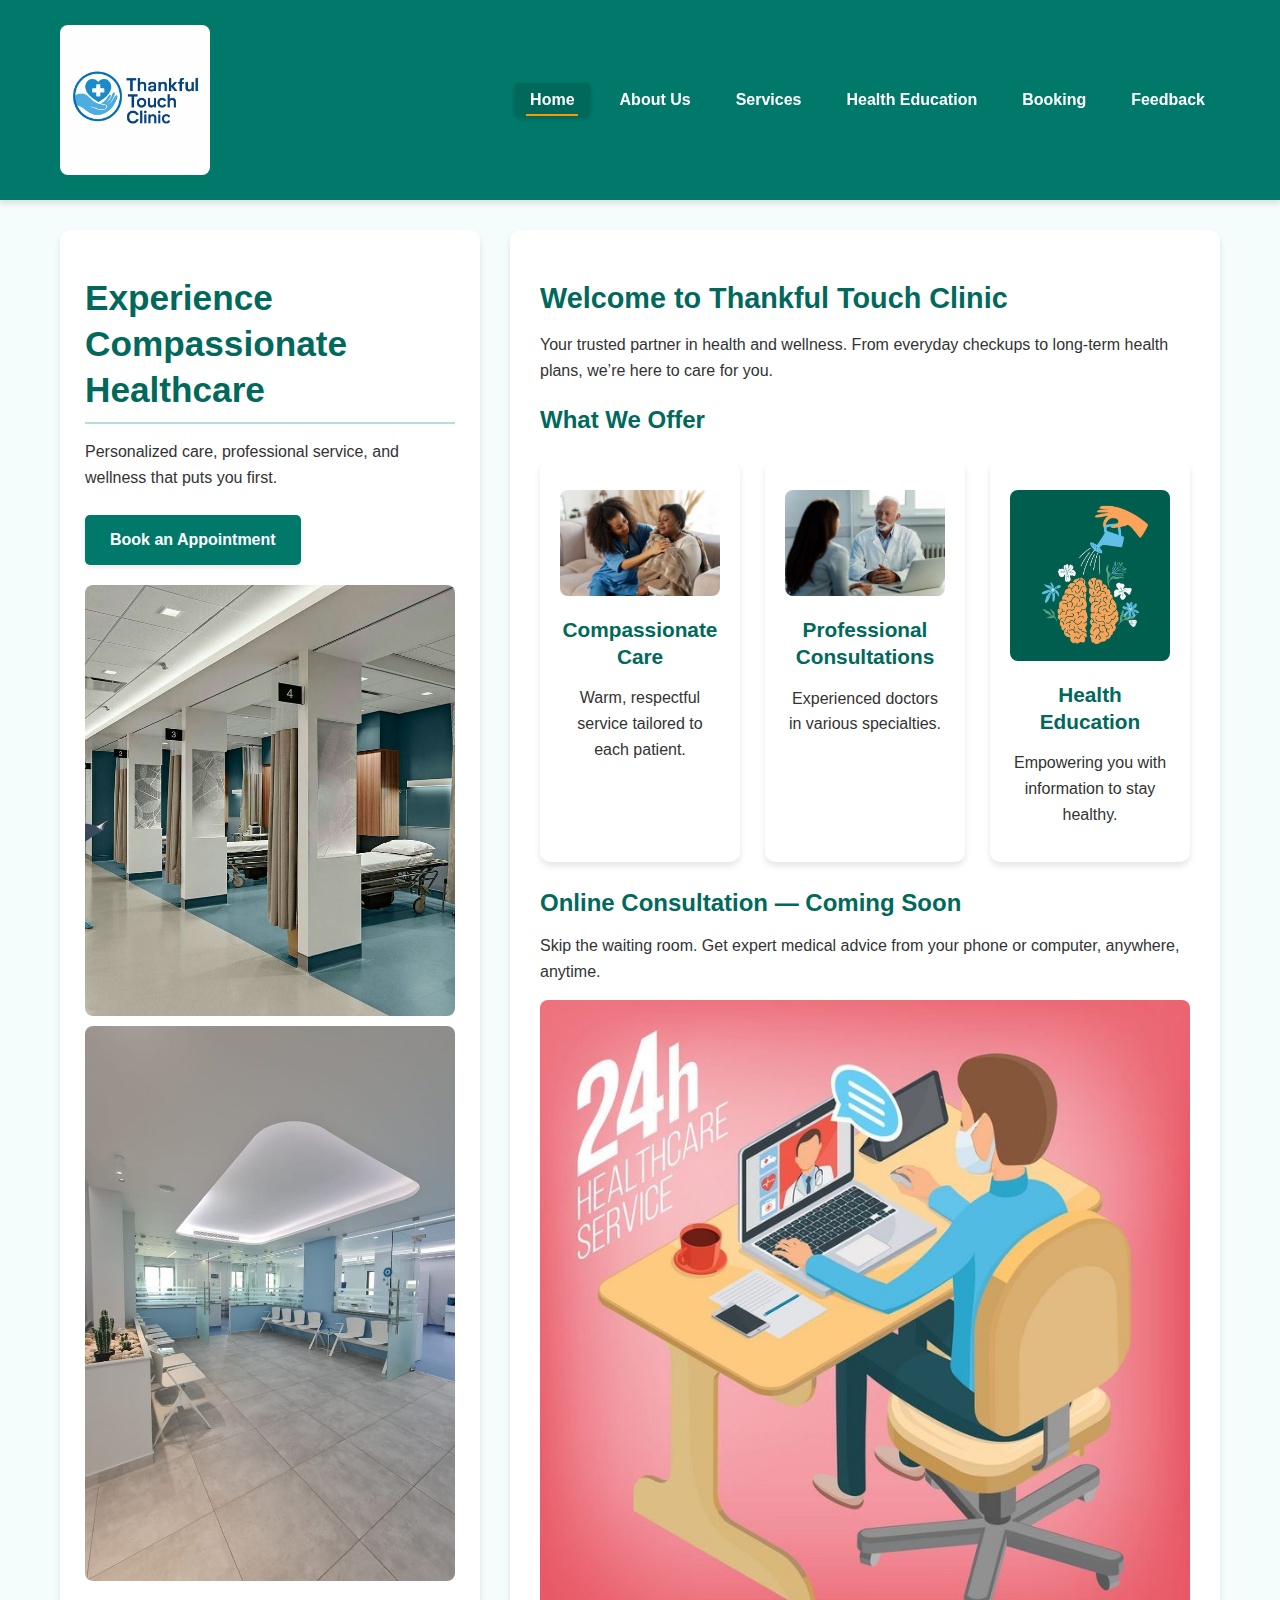
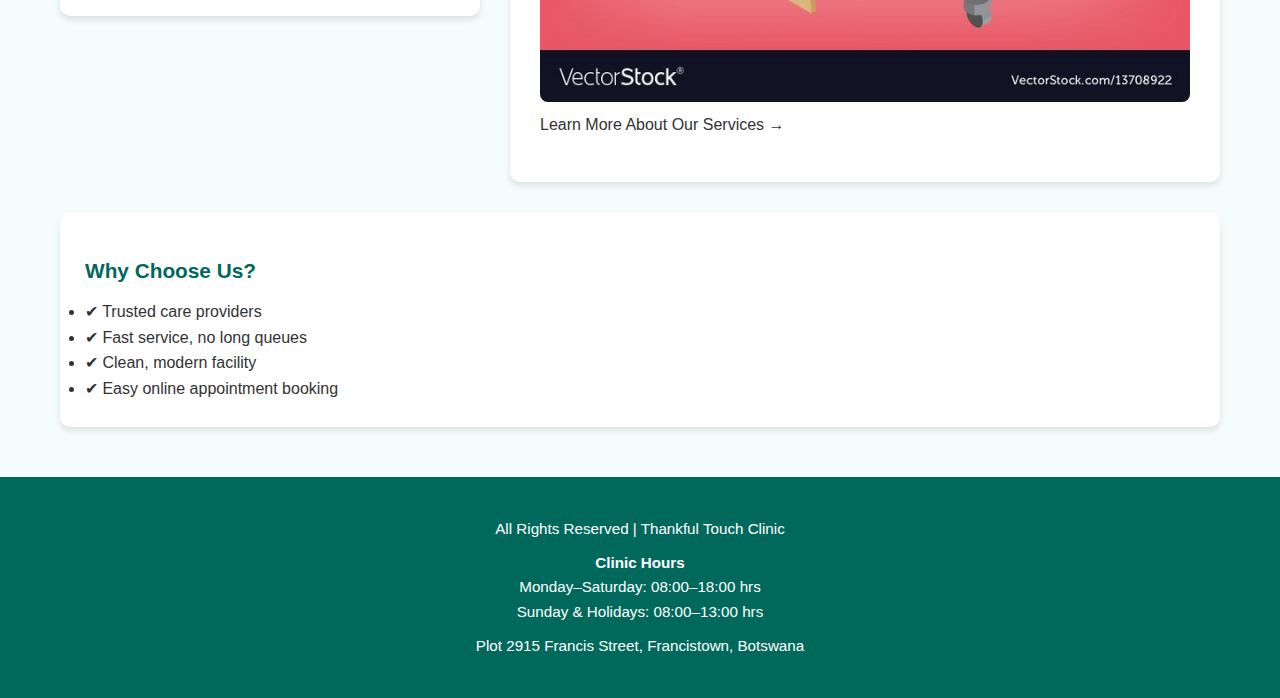
<file: index.html>
<!DOCTYPE html>
<html lang="en">
<head>
  <meta charset="UTF-8" />
  <meta name="viewport" content="width=device-width, initial-scale=1.0"/>
  <title>Thankful Touch Clinic</title>
  <link rel="stylesheet" href="styles/styles.css" />  
</head>
<body>
  <header>
    <div class="container">
      <img src="images/logo.jpg" alt="Logo" />
      <nav>
        <ul>
          <li><a href="index.html">Home</a></li>
          <li><a href="about.html">About Us</a></li>
          <li><a href="services.html">Services</a></li>
          <li><a href="education.html">Health Education</a></li>
          <li><a href="booking.html">Booking</a></li>
          <li><a href="feedback.html">Feedback</a></li>
        </ul>
      </nav>
    </div>
  </header>

  <main>
    <section class="container">
      <aside class="sidebar left-sidebar">
        <h1>Experience Compassionate Healthcare</h1>
        <p>Personalized care, professional service, and wellness that puts you first.</p>
        <a href="booking.html" class="btn">Book an Appointment</a>
        <img src="images/clinic environment.jpg" alt="Clinic environment" />
        <img src="images/clinic environment2.jpg" alt="Clinic environment 2" />
      </aside>

      <article class="main-content">
        <h2>Welcome to Thankful Touch Clinic</h2>
        <p>Your trusted partner in health and wellness. From everyday checkups to long-term health plans, we’re here to care for you.</p>

        <h3>What We Offer</h3>
        <ul class="highlight-cards">
          <li>
            <img src="images/compassionate care.jpg" alt="Compassionate Care" />
            <h4>Compassionate Care</h4>
            <p>Warm, respectful service tailored to each patient.</p>
          </li>
          <li>
            <img src="images/professional consultation.jpg" alt="Professional Consultations" />
            <h4>Professional Consultations</h4>
            <p>Experienced doctors in various specialties.</p>
          </li>
          <li>
            <img src="images/health education.jpg" alt="Health Education" />
            <h4>Health Education</h4>
            <p>Empowering you with information to stay healthy.</p>
          </li>
        </ul>

        <h3>Online Consultation — Coming Soon</h3>
        <p>Skip the waiting room. Get expert medical advice from your phone or computer, anywhere, anytime.</p>
        <img src="images/online consultation.jpg" alt="Online consultation preview" />
        <p><a href="services.html">Learn More About Our Services →</a></p>
      </article>

      <aside class="sidebar right-sidebar">
        <h4>Why Choose Us?</h4>
        <ul>
          <li>✔ Trusted care providers</li>
          <li>✔ Fast service, no long queues</li>
          <li>✔ Clean, modern facility</li>
          <li>✔ Easy online appointment booking</li>
        </ul>
      </aside>
    </section>
  </main>

  <footer>
    <p>All Rights Reserved | Thankful Touch Clinic</p>
    <p><strong>Clinic Hours</strong><br>
      Monday–Saturday: 08:00–18:00 hrs<br>
      Sunday & Holidays: 08:00–13:00 hrs</p>
    <p>Plot 2915 Francis Street, Francistown, Botswana</p>
  </footer>

  <script>
    // Highlight active navigation link
    document.addEventListener('DOMContentLoaded', function() {
      const currentPage = location.pathname.split('/').pop();
      const navLinks = document.querySelectorAll('nav ul li a');
      
      navLinks.forEach(link => {
        if (link.getAttribute('href') === currentPage) {
          link.classList.add('active');
        }
      });
    });
  </script> 

</body>
</html>
</file>
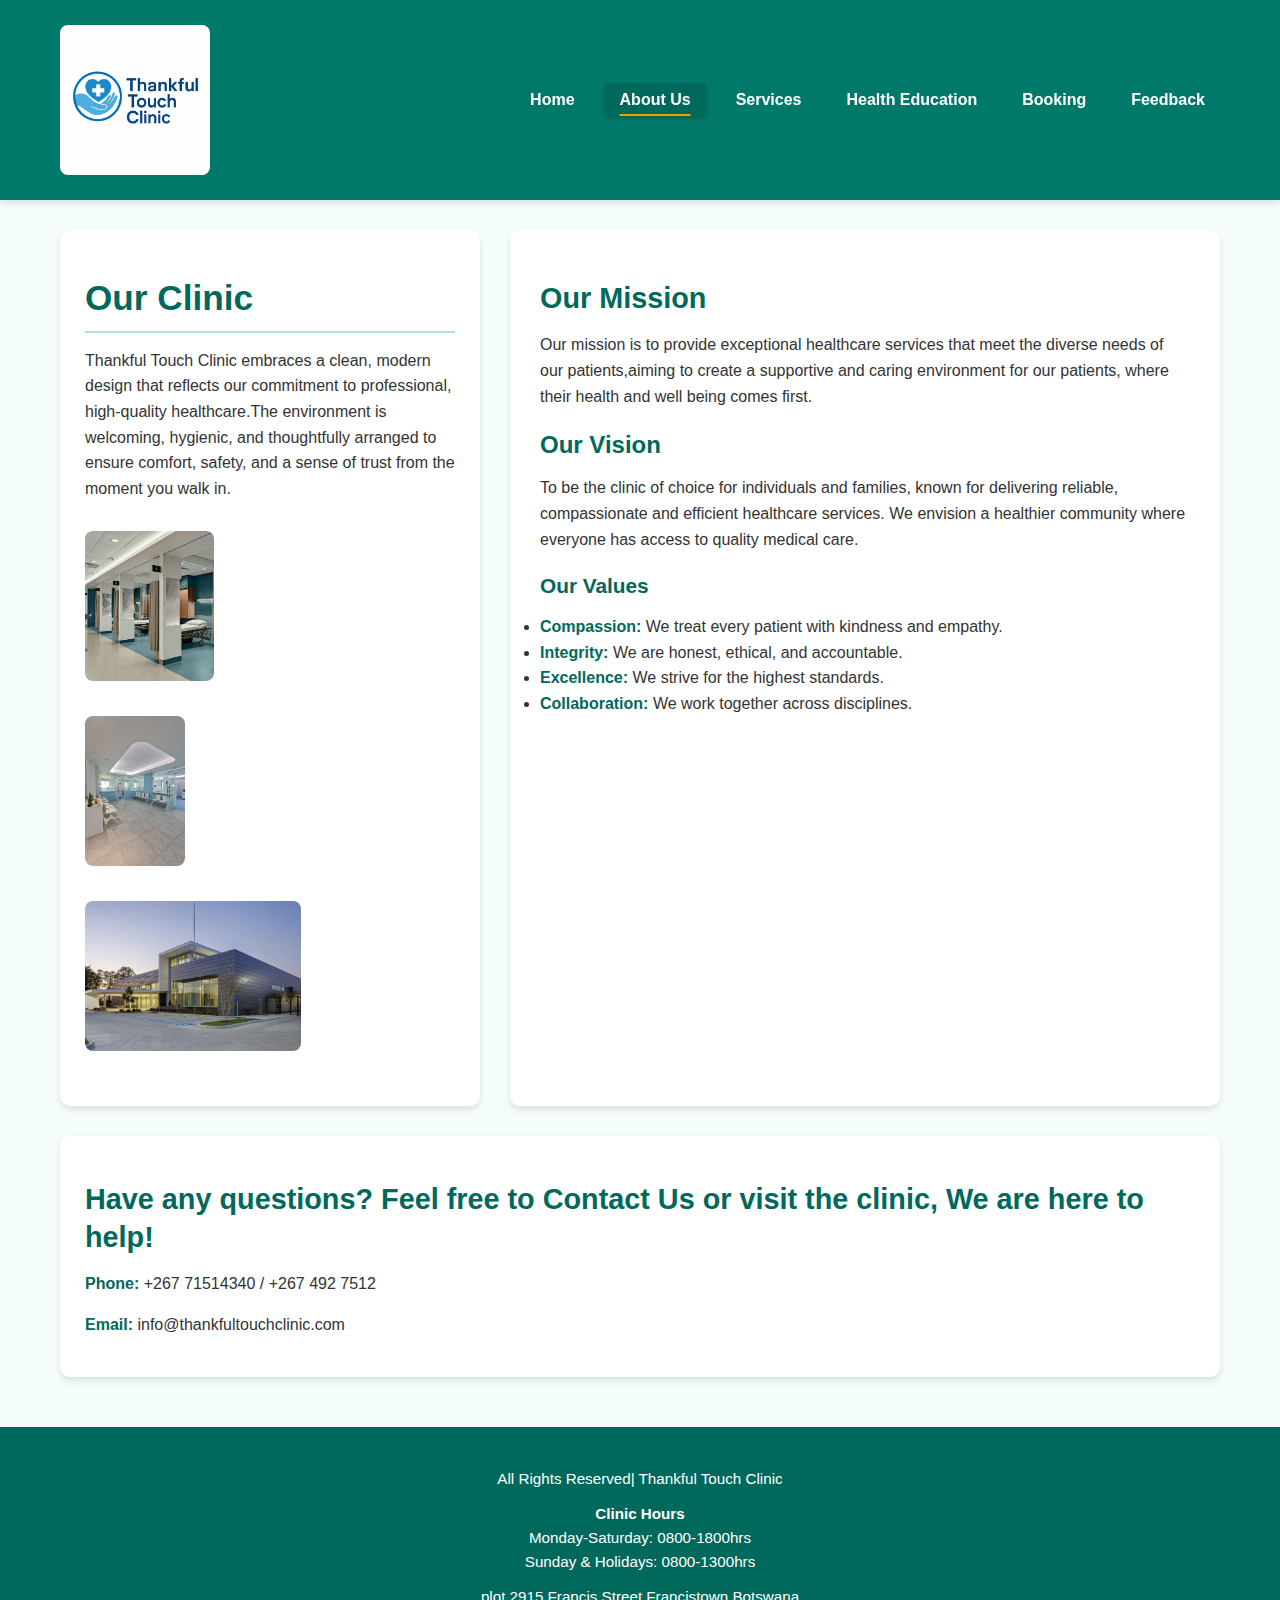
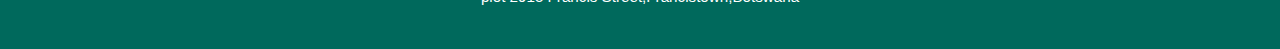
<file: about.html>
<!DOCTYPE html>
<html lang="en">
    <head>
        <meta charset="UTF-8">
        <title>Thankful Touch Clinic</title>
        <link rel="stylesheet" href="styles/styles.css">
    </head>
    <body>
        <header>
            <div class="container">
                <img src="images/logo.jpg" alt="Logo">
                <nav>
                    <ul>
                        <li><a href="index.html">Home</a></li>
                        <li><a href="about.html">About Us</a></li>
                        <li><a href="services.html">Services</a></li>
                        <li><a href="education.html">Health Education</a></li>
                        <li><a href="booking.html">Booking</a></li>
                        <li><a href="feedback.html">Feedback</a></li>
                    </ul> 
                </nav>
            </div>
        </header>
        <main>
        <section class="container">
            <aside class="sidebar left-sidebar">
            <h1>Our Clinic</h1>
            <p>Thankful Touch Clinic embraces a clean, modern design that reflects our commitment to professional, high-quality healthcare.The environment is welcoming, hygienic, and thoughtfully arranged to ensure comfort, safety, and a sense of trust from the moment you walk in.</p>
            <div class="photo-gallery">
                <img src="images/clinic environment.jpg" alt="Clinic Interior">
                <img src="images/clinic environment2.jpg" alt="Clinic Interior">
                <img src="images/exterior.jpg" alt="Clinic Exterior">
            </div>
            </aside>
            <article class="main-content">
            <h2>Our Mission</h2>
            <p>Our mission is to provide exceptional healthcare services that meet the diverse needs of our patients,aiming to create a supportive and caring environment for our patients, where their health and well being comes first.</p>

            <h3>Our Vision</h3>
            <p>To be the clinic of choice for individuals and families, known for delivering reliable, compassionate and efficient healthcare services. We envision a healthier community where everyone has access to quality medical care.</p>

            <h4>Our Values</h4>
            <ul>
                <li><strong>Compassion:</strong> We treat every patient with kindness and empathy.</li>
                <li><strong>Integrity:</strong> We are honest, ethical, and accountable.</li>
                <li><strong>Excellence:</strong> We strive for the highest standards.</li>
                <li><strong>Collaboration:</strong> We work together across disciplines.</li>
            </ul>
            </article>
            <aside class="sidebar right-sidebar">
            <h2>Have any questions? Feel free to Contact Us or visit the clinic, We are here to help!</h2>
            <p><strong>Phone:</strong> +267 71514340 / +267 492 7512</p>
            <p><strong>Email:</strong> info@thankfultouchclinic.com</p>
            </aside>
        </section>
        </main>
    <footer>
        <p>All Rights Reserved| Thankful Touch Clinic</p>
       
        <p><strong>Clinic Hours</strong><br>
        Monday-Saturday: 0800-1800hrs<br>
        Sunday & Holidays: 0800-1300hrs</p>
        <p>plot 2915 Francis Street,Francistown,Botswana</p>
    </footer>

    <script>
        // Highlight active navigation link
        document.addEventListener('DOMContentLoaded', function() {
          const currentPage = location.pathname.split('/').pop();
          const navLinks = document.querySelectorAll('nav ul li a');
          
          navLinks.forEach(link => {
            if (link.getAttribute('href') === currentPage) {
              link.classList.add('active');
            }
          });
        });
      </script>

    </body> 
</html>
</file>
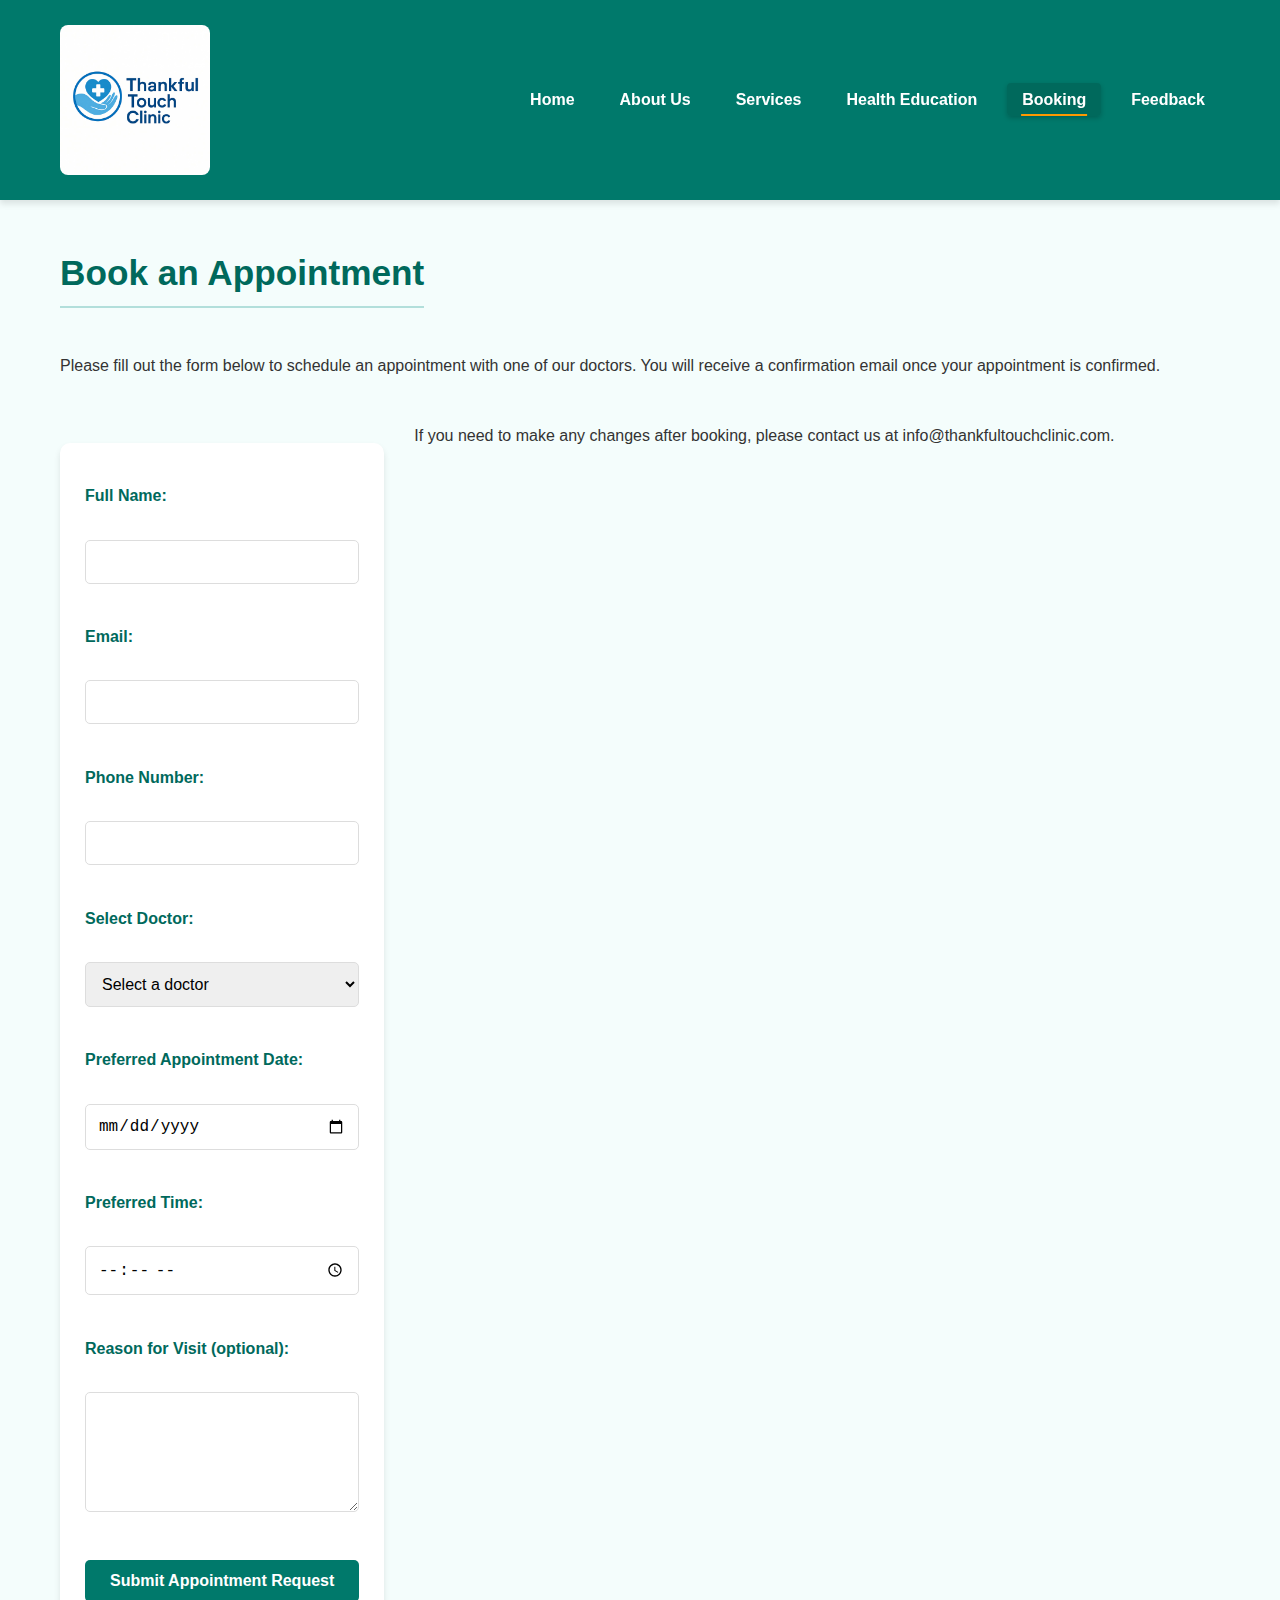
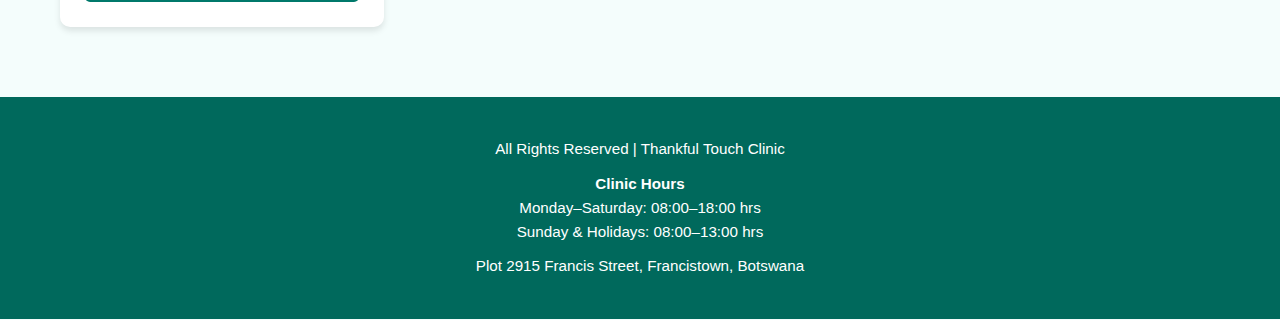
<file: booking.html>
<!DOCTYPE html>
<html lang="en">
<head>
  <meta charset="UTF-8">
  <meta name="viewport" content="width=device-width, initial-scale=1.0">
  <title>Book an Appointment - Thankful Touch Clinic</title>
  <link rel="stylesheet" href="styles/styles.css">
</head>
<body>
  <header>
    <div class="container">
      <img src="images/logo.jpg" alt="Logo">
      <nav>
        <ul>
          <li><a href="index.html">Home</a></li>
          <li><a href="about.html">About Us</a></li>
          <li><a href="services.html">Services</a></li>
          <li><a href="education.html">Health Education</a></li>
          <li><a href="booking.html">Booking</a></li>
          <li><a href="feedback.html">Feedback</a></li>
        </ul>
      </nav>
    </div>
  </header>

  <main>
    <section class="booking">
      <div class="container">
        <h1>Book an Appointment</h1>
        <p>Please fill out the form below to schedule an appointment with one of our doctors. You will receive a confirmation email once your appointment is confirmed.</p>
        <form onsubmit="return validateBookingForm()">
            <label for="fullname">Full Name:</label><br>
            <input type="text" id="fullname" name="fullname" required><br><br>
        
            <label for="email">Email:</label><br>
            <input type="email" id="email" name="email" required><br><br>
        
            <label for="phone">Phone Number:</label><br>
            <input type="text" id="phone" name="phone" required><br><br>
        
            <label for="doctor">Select Doctor:</label><br>
            <select id="doctor" name="doctor" required>
              <option value="" disabled selected>Select a doctor</option>
              <option value="Dr.Kabelo Mpho">Dr.Kabelo Mpho</option>
              <option value="Dr.Lesego Dube">Dr.Lesego Dube</option>
              <option value="Dr.Naledi Molefhe">Dr.Naledi Molefhe</option>
            </select><br><br>
        
            <label for="date">Preferred Appointment Date:</label><br>
            <input type="date" id="date" name="date" required><br><br>
        
            <label for="time">Preferred Time:</label><br>
            <input type="time" id="time" name="time" required><br><br>
        
            <label for="reason">Reason for Visit (optional):</label><br>
            <textarea id="reason" name="reason" rows="4"></textarea><br><br>
        
            <button type="submit">Submit Appointment Request</button>
          </form>


          <p>If you need to make any changes after booking, please contact us at <a href="mailto:info@thankfultouchclinic.com">info@thankfultouchclinic.com</a>.</p>
        
          <script>
            function validateBookingForm() {
              const name = document.getElementById("fullname").value.trim();
              const email = document.getElementById("email").value.trim();
              const phone = document.getElementById("phone").value.trim();
              const date = document.getElementById("date").value;
        
              // Name validation
              const namePattern = /^[A-Za-z\s]+$/;
              if (!namePattern.test(name)) {
                alert("Full name must contain only letters and spaces.");
                return false;
              }
        
              // Email validation
              const emailPattern = /^[^\s@]+@[^\s@]+\.[^\s@]+$/;
              if (!emailPattern.test(email)) {
                alert("Please enter a valid email address.");
                return false;
              }
        
              // Phone number validation (digits only, min 8 digits)
              const phonePattern = /^\d{8,}$/;
              if (!phonePattern.test(phone)) {
                alert("Phone number must contain only digits and be at least 8 digits long.");
                return false;
              }
        
              // Date validation (must not be in the past)
              const selectedDate = new Date(date);
              const today = new Date();
              today.setHours(0, 0, 0, 0); // remove time part
              if (selectedDate < today) {
                alert("Please select a valid appointment date (not in the past).");
                return false;
              }
        
              return true;
            }
          </script>
      </div>
    </section>
  </main>

  <footer>
    <p>All Rights Reserved | Thankful Touch Clinic</p>

    <p><strong>Clinic Hours</strong><br>
    Monday–Saturday: 08:00–18:00 hrs<br>
    Sunday & Holidays: 08:00–13:00 hrs</p>
    <p>Plot 2915 Francis Street, Francistown, Botswana</p> 
  </footer>

  <script>
    // Highlight active navigation link
    document.addEventListener('DOMContentLoaded', function() {
      const currentPage = location.pathname.split('/').pop();
      const navLinks = document.querySelectorAll('nav ul li a');
      
      navLinks.forEach(link => {
        if (link.getAttribute('href') === currentPage) {
          link.classList.add('active');
        }
      });
    });
  </script>

</body>
</html>
</file>
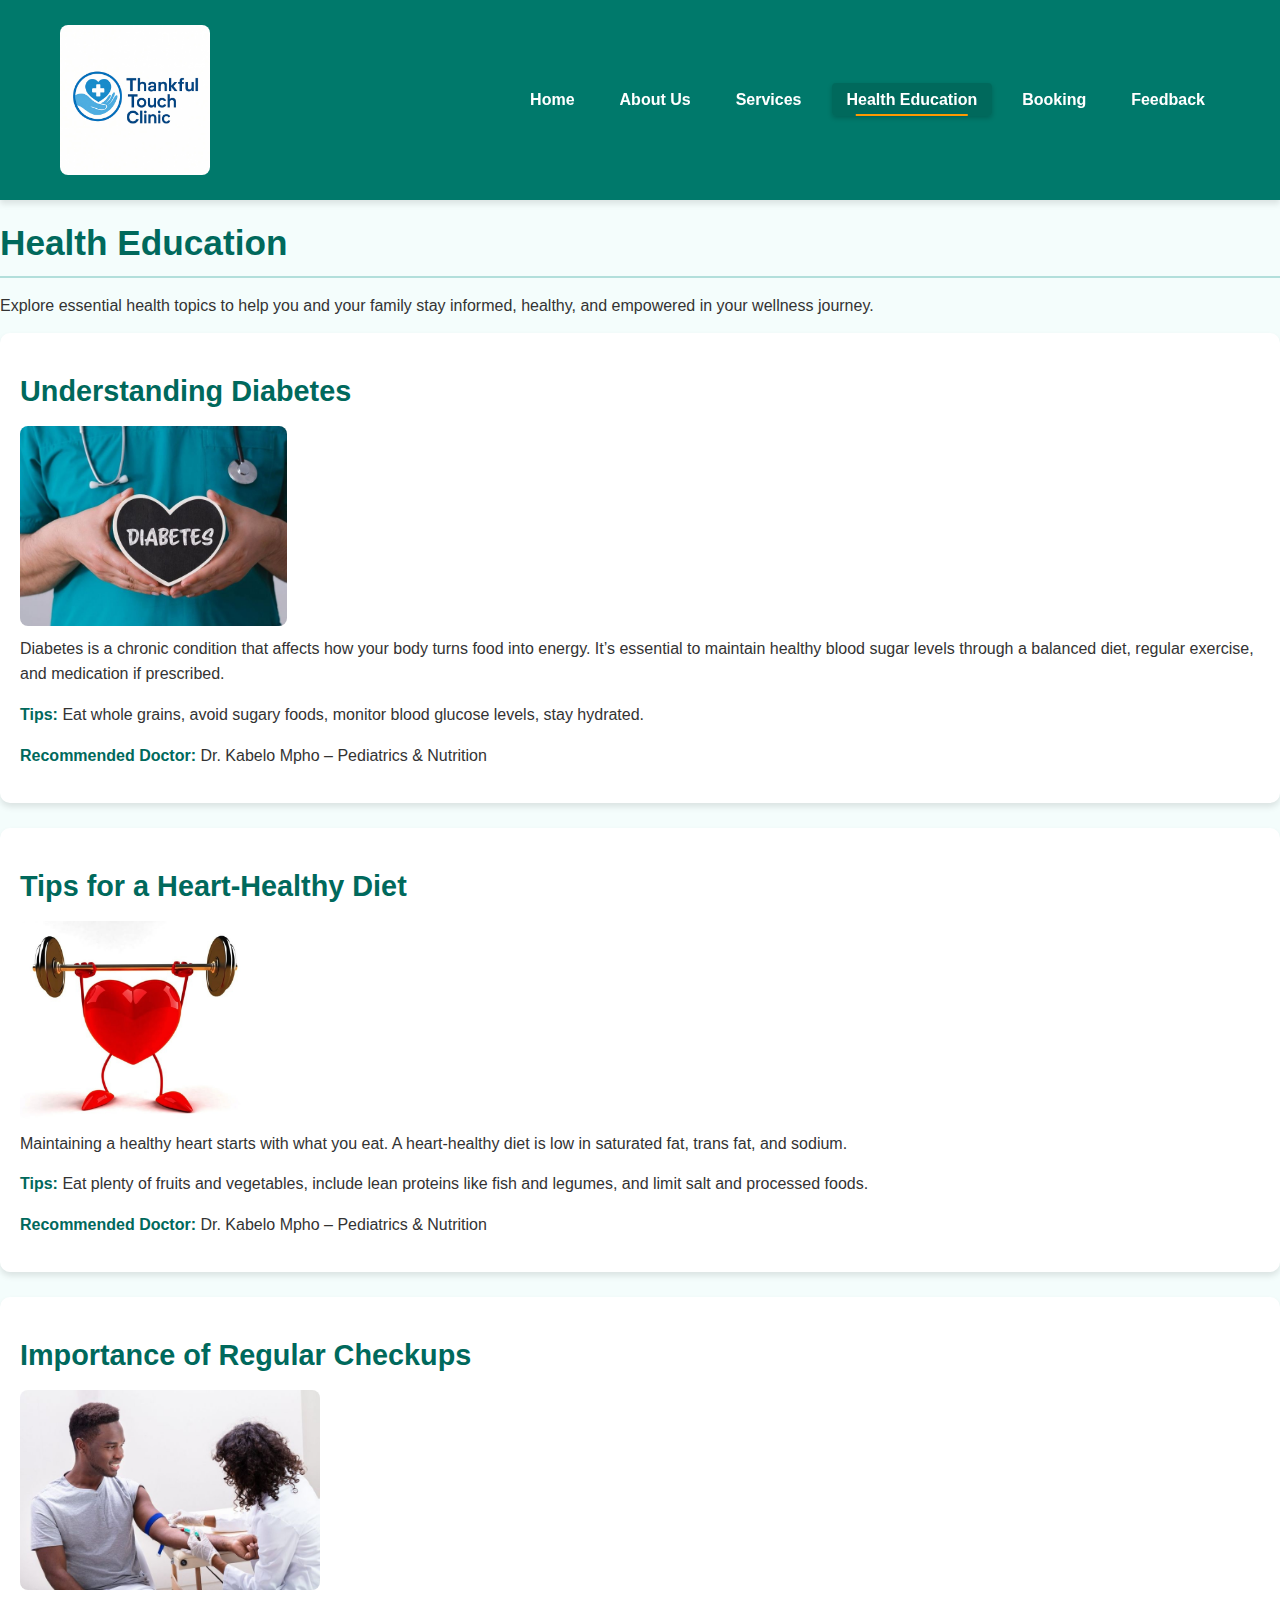
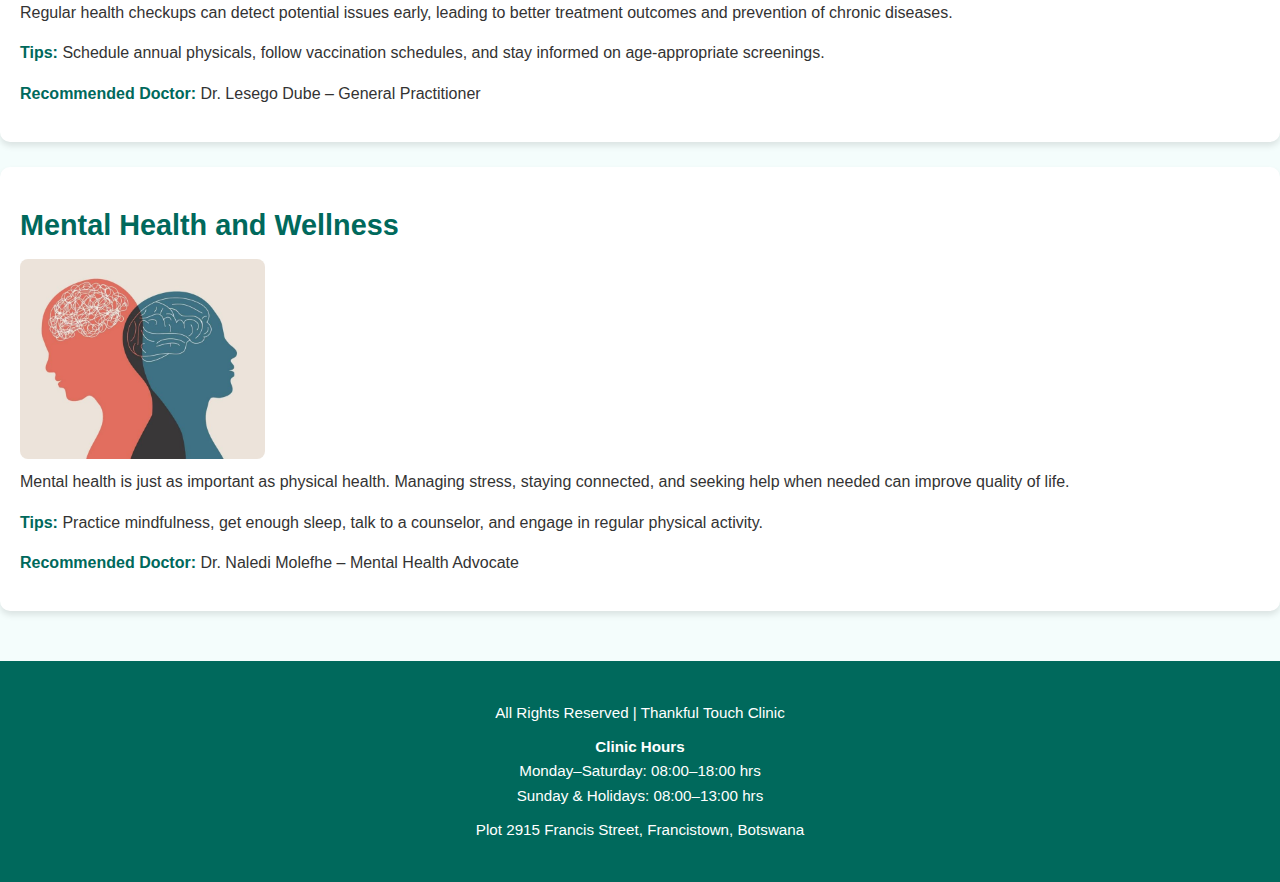
<file: education.html>
<!DOCTYPE html>
<html lang="en">
    <head>
        <meta charset="UTF-8">
        <title>Thankful Touch Clinic</title>
        <link rel="stylesheet" href="styles/styles.css">
    </head>
    <body>
        <header>
            <div class="container">
                <img src="images/logo.jpg" alt="Logo">
                <nav>
                    <ul>
                        <li><a href="index.html">Home</a></li>
                        <li><a href="about.html">About Us</a></li>
                        <li><a href="services.html">Services</a></li>
                        <li><a href="education.html">Health Education</a></li>
                        <li><a href="booking.html">Booking</a></li>
                        <li><a href="feedback.html">Feedback</a></li>
                    </ul>
                </nav>
            </div>
        </header>
        <main>
            <section class="content">
                <h1>Health Education</h1>
                <p>Explore essential health topics to help you and your family stay informed, healthy, and empowered in your wellness journey.</p>

                <article class="health-topic">
                    <h2>Understanding Diabetes</h2>
                    <img src="images/understanding diabetees.jpg" alt="Illustration explaining diabetes">
                    <p>Diabetes is a chronic condition that affects how your body turns food into energy. It’s essential to maintain healthy blood sugar levels through a balanced diet, regular exercise, and medication if prescribed.</p>
                    <p><strong>Tips:</strong> Eat whole grains, avoid sugary foods, monitor blood glucose levels, stay hydrated.</p>
                    <p><strong>Recommended Doctor:</strong> Dr. Kabelo Mpho – Pediatrics & Nutrition</p>
                </article>

                <article class="health-topic">
                    <h2>Tips for a Heart-Healthy Diet</h2>
                    <img src="images/healthy heart diet.jpg" alt="Heart-Healthy Diet">
                    <p>Maintaining a healthy heart starts with what you eat. A heart-healthy diet is low in saturated fat, trans fat, and sodium.</p>
                    <p><strong>Tips:</strong> Eat plenty of fruits and vegetables, include lean proteins like fish and legumes, and limit salt and processed foods.</p>
                    <p><strong>Recommended Doctor:</strong> Dr. Kabelo Mpho – Pediatrics & Nutrition</p>
                </article>

                <article class="health-topic">
                    <h2>Importance of Regular Checkups</h2>
                    <img src="images/regular checkups.jpg" alt="Regular Checkups">
                    <p>Regular health checkups can detect potential issues early, leading to better treatment outcomes and prevention of chronic diseases.</p>
                    <p><strong>Tips:</strong> Schedule annual physicals, follow vaccination schedules, and stay informed on age-appropriate screenings.</p>
                    <p><strong>Recommended Doctor:</strong> Dr. Lesego Dube – General Practitioner</p>
                </article>

                <article class="health-topic">
                    <h2>Mental Health and Wellness</h2>
                    <img src="images/mental health&wellness.jpg" alt="Mental Health">
                    <p>Mental health is just as important as physical health. Managing stress, staying connected, and seeking help when needed can improve quality of life.</p>
                    <p><strong>Tips:</strong> Practice mindfulness, get enough sleep, talk to a counselor, and engage in regular physical activity.</p>
                    <p><strong>Recommended Doctor:</strong> Dr. Naledi Molefhe – Mental Health Advocate</p>
                </article>          
            </section>
        </main>
        <footer>
            <p>All Rights Reserved | Thankful Touch Clinic</p>

            <p><strong>Clinic Hours</strong><br>
            Monday–Saturday: 08:00–18:00 hrs<br>
            Sunday & Holidays: 08:00–13:00 hrs</p>
            <p>Plot 2915 Francis Street, Francistown, Botswana</p>     
        </footer>

        <script>
            // Highlight active navigation link
            document.addEventListener('DOMContentLoaded', function() {
              const currentPage = location.pathname.split('/').pop();
              const navLinks = document.querySelectorAll('nav ul li a');
              
              navLinks.forEach(link => {
                if (link.getAttribute('href') === currentPage) {
                  link.classList.add('active');
                }
              });
            });
          </script>

    </body>
</html>
</file>
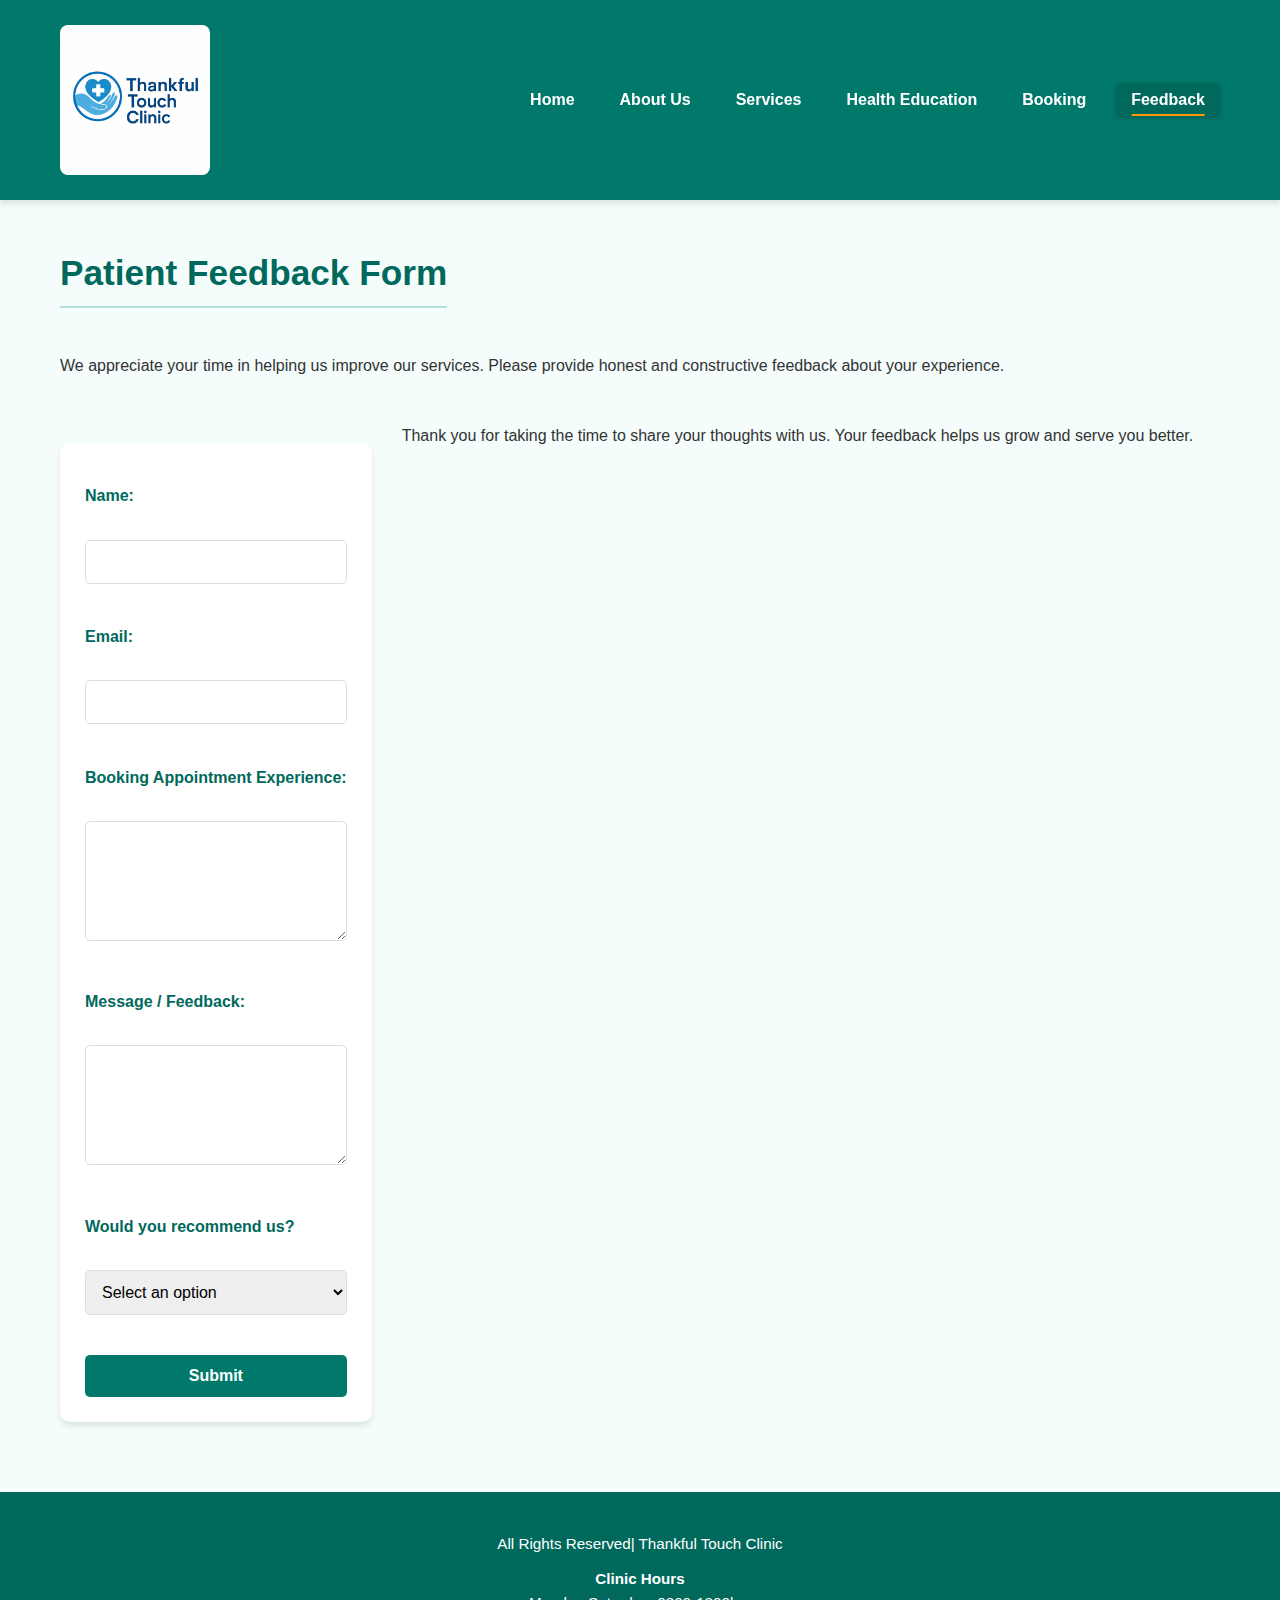
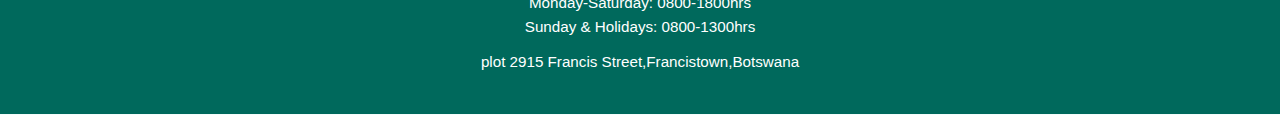
<file: feedback.html>
<!DOCTYPE html>
<html lang="en">
<head>
  <meta charset="UTF-8">
  <meta name="viewport" content="width=device-width, initial-scale=1.0">
  <title>Feedback - Thankful Touch Clinic</title>
  <link rel="stylesheet" href="styles/styles.css">
</head>
<body>
  <header>
    <div class="container">
      <img src="images/logo.jpg" alt="Logo">
      <nav>
        <ul>
          <li><a href="index.html">Home</a></li>
          <li><a href="about.html">About Us</a></li>
          <li><a href="services.html">Services</a></li>
          <li><a href="education.html">Health Education</a></li>
          <li><a href="booking.html">Booking</a></li>
          <li><a href="feedback.html">Feedback</a></li>
        </ul>
      </nav>
    </div>
  </header>

  <main>
    <section>
      <div class="container">
        <h1>Patient Feedback Form</h1>
        <p>We appreciate your time in helping us improve our services. Please provide honest and constructive feedback about your experience.</p>
        <form onsubmit="return validateFeedbackForm()">
            <label for="name">Name:</label><br>
            <input type="text" id="name" name="name" required><br><br>
        
            <label for="email">Email:</label><br>
            <input type="email" id="email" name="email" required><br><br>
        
            <label for="booking">Booking Appointment Experience:</label><br>
            <textarea id="booking" name="booking" rows="3" required></textarea><br><br>
        
            <label for="message">Message / Feedback:</label><br>
            <textarea id="message" name="message" rows="5" required></textarea><br><br>
        
            <label for="recommend">Would you recommend us?</label><br>
            <select id="recommend" name="recommend" required>
              <option value="" disabled selected>Select an option</option>
              <option value="Yes">Yes</option>
              <option value="Maybe">Maybe</option>
              <option value="No">No</option>
            </select><br><br>
        
            <button type="submit">Submit</button>
          </form>
        
        <p>Thank you for taking the time to share your thoughts with us. Your feedback helps us grow and serve you better.</p>
        <script>
            function validateFeedbackForm() {
              const name = document.getElementById("name").value.trim();
              const email = document.getElementById("email").value.trim();
              const message = document.getElementById("message").value.trim();
        
              // Name must contain only letters and spaces
              const namePattern = /^[A-Za-z\s]+$/;
              if (!namePattern.test(name)) {
                alert("Name must contain only letters and spaces.");
                return false;
              }
        
              // Basic email pattern check
              const emailPattern = /^[^\s@]+@[^\s@]+\.[^\s@]+$/;
              if (!emailPattern.test(email)) {
                alert("Please enter a valid email address.");
                return false;
              }
        
              // Message must be at least 15 words
              const wordCount = message.split(/\s+/).filter(word => word.length > 0).length;
              if (wordCount < 15) {
                alert("Feedback must be at least 15 words.");
                return false;
              }
        
              return true;
            }
          </script>
      </div>
    </section>
  </main>

  <footer>
    <p>All Rights Reserved| Thankful Touch Clinic</p>
       
    <p><strong>Clinic Hours</strong><br>
    Monday-Saturday: 0800-1800hrs<br>
    Sunday & Holidays: 0800-1300hrs</p>
    <p>plot 2915 Francis Street,Francistown,Botswana</p>
  </footer>

  <script>
    // Highlight active navigation link
    document.addEventListener('DOMContentLoaded', function() {
      const currentPage = location.pathname.split('/').pop();
      const navLinks = document.querySelectorAll('nav ul li a');
      
      navLinks.forEach(link => {
        if (link.getAttribute('href') === currentPage) {
          link.classList.add('active');
        }
      });
    });
  </script>

</body>
</html>
</file>
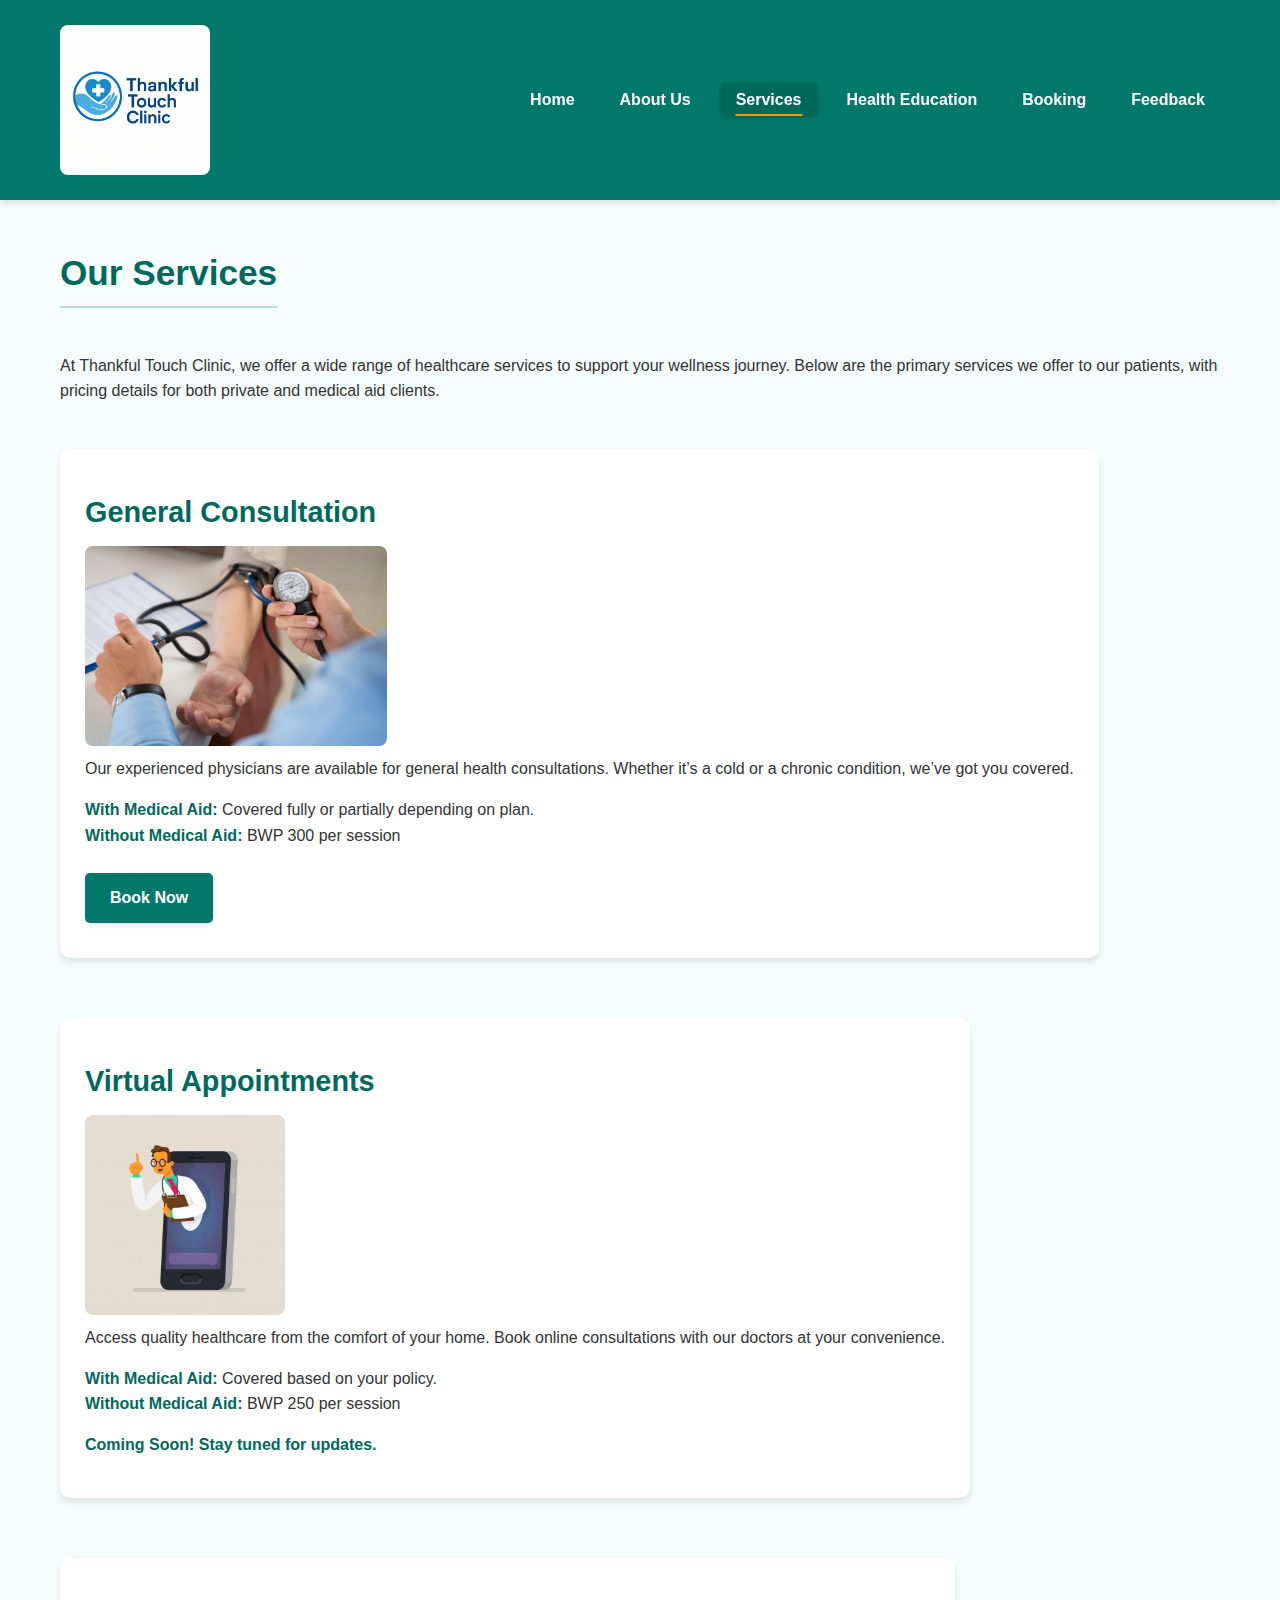
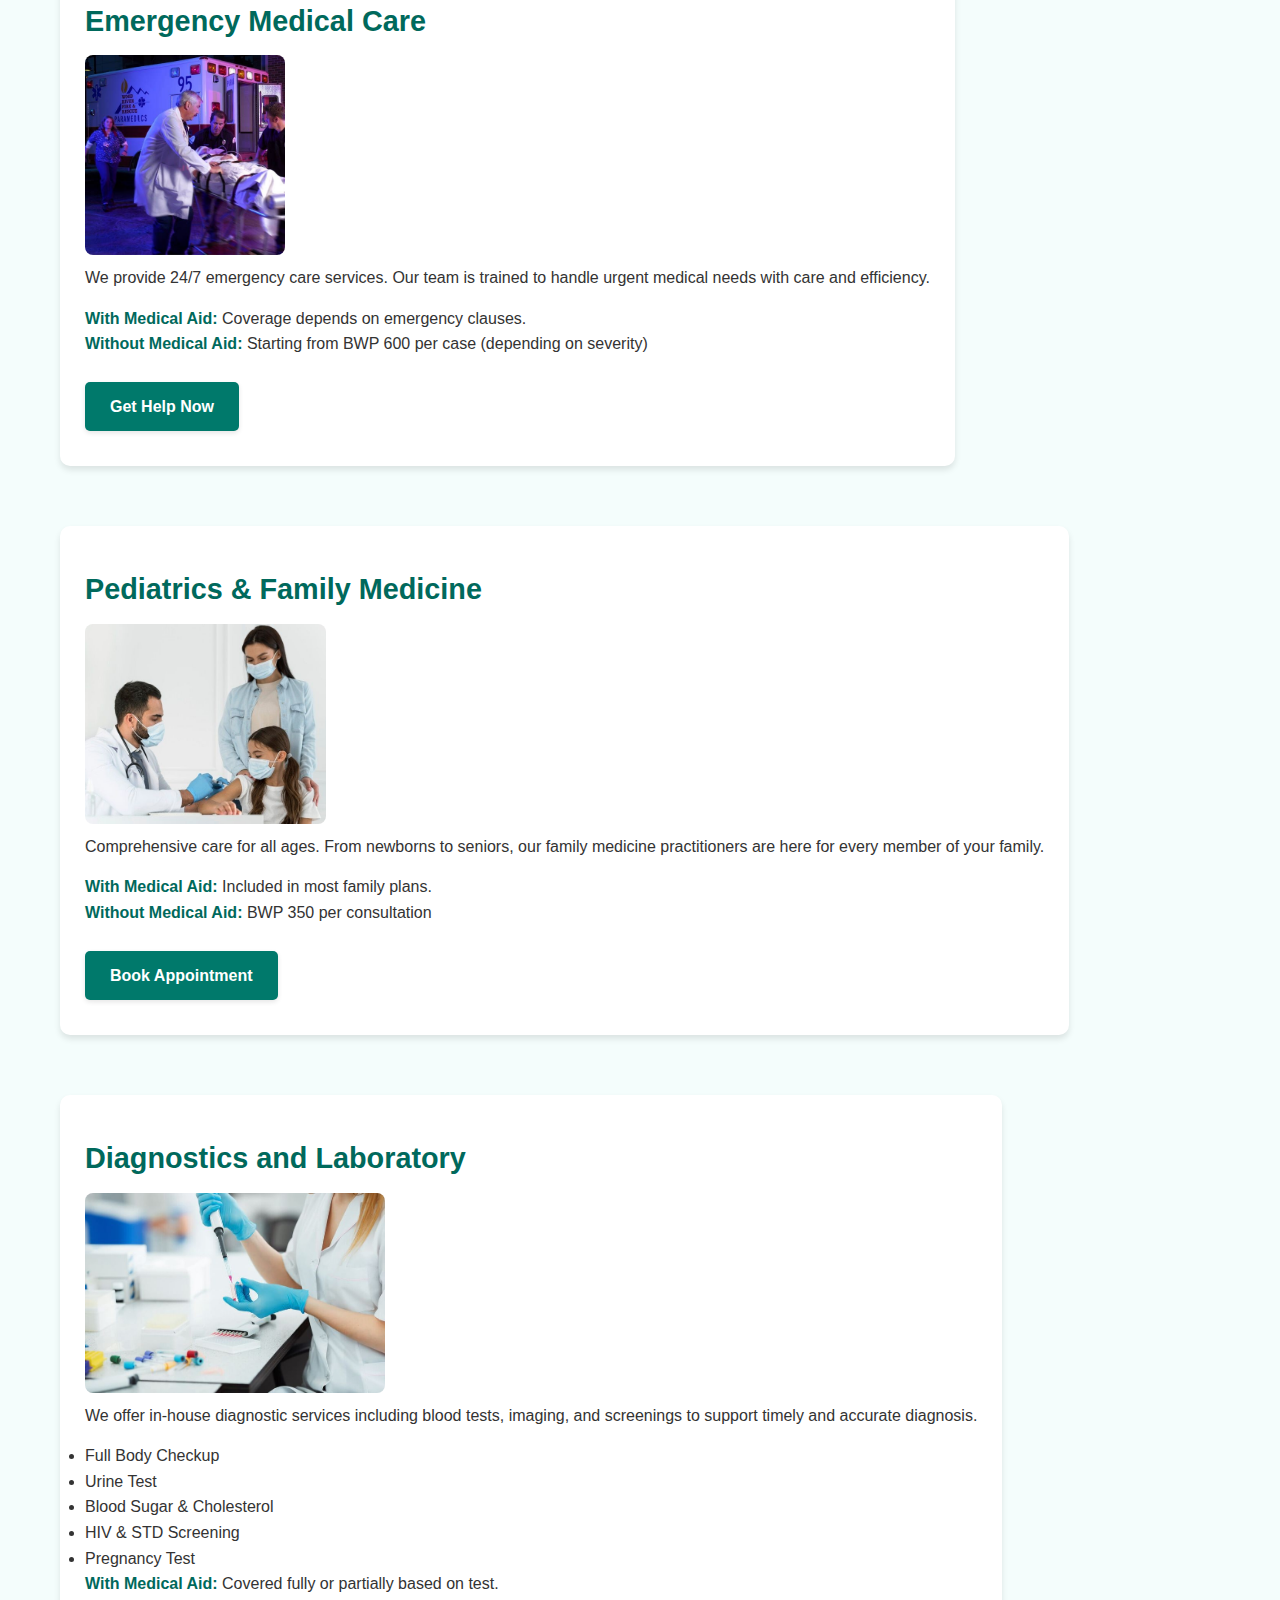
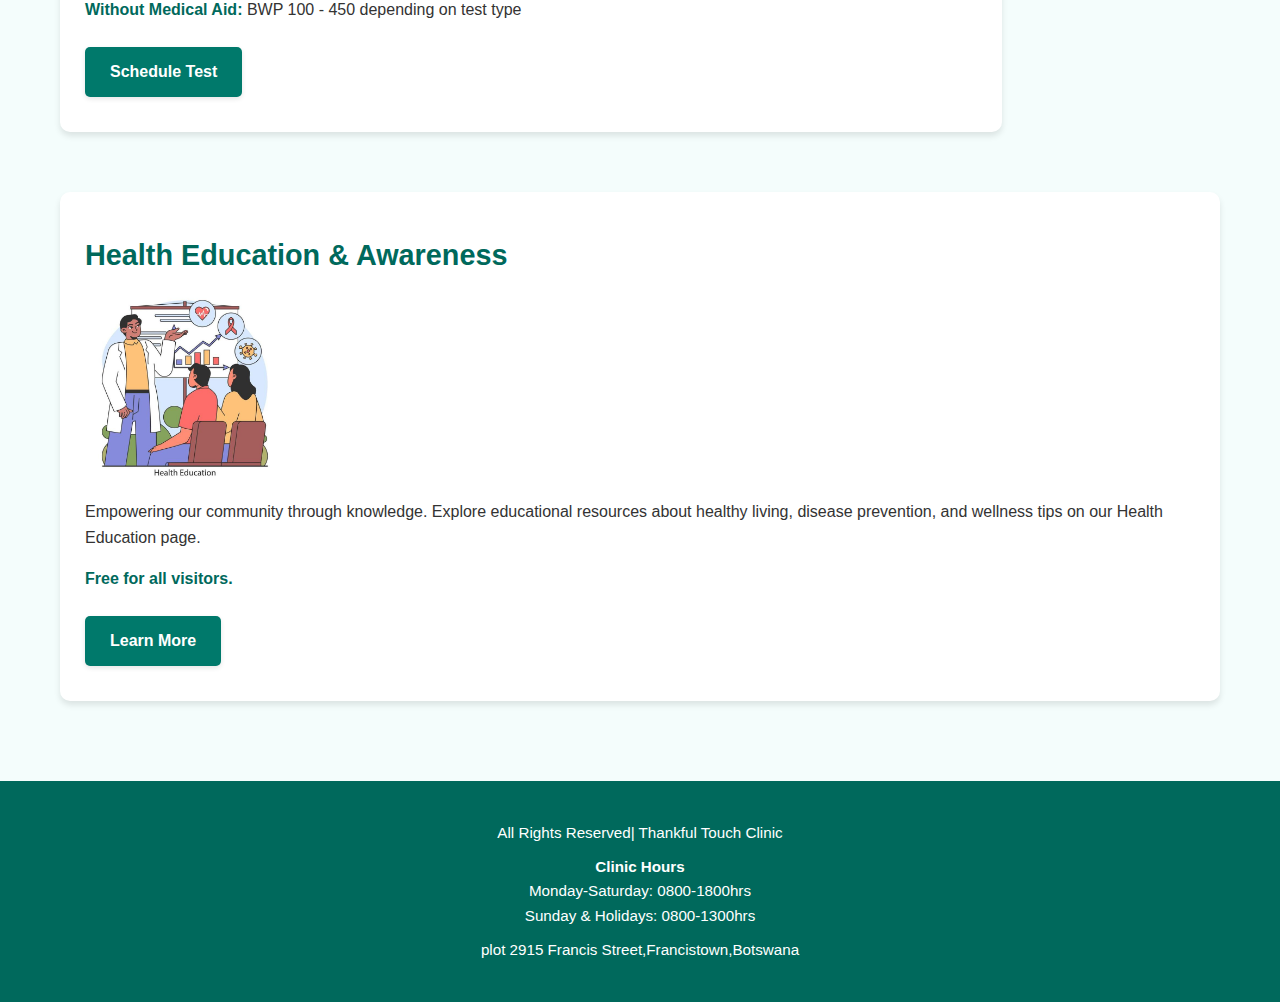
<file: services.html>
<!DOCTYPE html>
<html lang="en">
<head>
  <meta charset="UTF-8">
  <meta name="viewport" content="width=device-width, initial-scale=1.0">
  <title>Our Services - Thankful Touch Clinic</title>
  <link rel="stylesheet" href="styles/styles.css">
</head>
<body>
  <header>
    <div class="container">
      <img src="images/logo.jpg" alt="Logo">
      <nav>
        <ul>
          <li><a href="index.html">Home</a></li>
          <li><a href="about.html">About Us</a></li>
          <li><a href="services.html">Services</a></li>
          <li><a href="education.html">Health Education</a></li>
          <li><a href="booking.html">Booking</a></li>
          <li><a href="feedback.html">Feedback</a></li>
        </ul>
      </nav>
    </div>
  </header>

  <main>
    <section class="content">
      <div class="container">
        <h1>Our Services</h1>
        <p>At Thankful Touch Clinic, we offer a wide range of healthcare services to support your wellness journey. Below are the primary services we offer to our patients, with pricing details for both private and medical aid clients.</p>

        <div class="service">
          <h2>General Consultation</h2>
          <img src="images/general consultation.jpg" alt="General Consultation">
          <p>Our experienced physicians are available for general health consultations. Whether it’s a cold or a chronic condition, we’ve got you covered.</p>
          <p><strong>With Medical Aid:</strong> Covered fully or partially depending on plan.<br>
             <strong>Without Medical Aid:</strong> BWP 300 per session</p>
          <a href="booking.html" class="btn">Book Now</a>
        </div>

        <div class="service">
          <h2>Virtual Appointments</h2>
          <img src="images/virtual appointments.jpg" alt="Virtual Appointments">
          <p>Access quality healthcare from the comfort of your home. Book online consultations with our doctors at your convenience.</p>
          <p><strong>With Medical Aid:</strong> Covered based on your policy.<br>
             <strong>Without Medical Aid:</strong> BWP 250 per session</p>
          <p><strong>Coming Soon! Stay tuned for updates.</strong></p>
        </div>

        <div class="service">
          <h2>Emergency Medical Care</h2>
          <img src="images/emergency Care.jpg" alt="Emergency Medical Care">
          <p>We provide 24/7 emergency care services. Our team is trained to handle urgent medical needs with care and efficiency.</p>
          <p><strong>With Medical Aid:</strong> Coverage depends on emergency clauses.<br>
             <strong>Without Medical Aid:</strong> Starting from BWP 600 per case (depending on severity)</p>
          <a href="booking.html" class="btn">Get Help Now</a>
        </div>

        <div class="service">
          <h2>Pediatrics & Family Medicine</h2>
          <img src="images/pediatrics&family medicine.jpg" alt="Pediatrics & Family Medicine">
          <p>Comprehensive care for all ages. From newborns to seniors, our family medicine practitioners are here for every member of your family.</p>
          <p><strong>With Medical Aid:</strong> Included in most family plans.<br>
             <strong>Without Medical Aid:</strong> BWP 350 per consultation</p>
          <a href="booking.html" class="btn">Book Appointment</a>
        </div>

        <div class="service">
          <h2>Diagnostics and Laboratory</h2>
          <img src="images/diagnostics&laboratory.jpg" alt="Diagnostics and Laboratory">
          <p>We offer in-house diagnostic services including blood tests, imaging, and screenings to support timely and accurate diagnosis.</p>
          <ul>
            <li>Full Body Checkup</li>
            <li>Urine Test</li>
            <li>Blood Sugar & Cholesterol</li>
            <li>HIV & STD Screening</li>
            <li>Pregnancy Test</li>
          </ul>
          <p><strong>With Medical Aid:</strong> Covered fully or partially based on test.<br>
             <strong>Without Medical Aid:</strong> BWP 100 - 450 depending on test type</p>
          <a href="booking.html" class="btn">Schedule Test</a>
        </div>

        <div class="service">
          <h2>Health Education & Awareness</h2>
          <img src="images/health education&awareness.jpg" alt="Health Education & Awareness">
          <p>Empowering our community through knowledge. Explore educational resources about healthy living, disease prevention, and wellness tips on our <a href="education.html">Health Education</a> page.</p>
          <p><strong>Free for all visitors.</strong></p>
          <a href="education.html" class="btn">Learn More</a>
        </div>
      </div>
    </section>
  </main>

  <footer>
    <p>All Rights Reserved| Thankful Touch Clinic</p>
       
    <p><strong>Clinic Hours</strong><br>
    Monday-Saturday: 0800-1800hrs<br>
    Sunday & Holidays: 0800-1300hrs</p>
    <p>plot 2915 Francis Street,Francistown,Botswana</p>
  </footer>

  <script>
    // Highlight active navigation link
    document.addEventListener('DOMContentLoaded', function() {
      const currentPage = location.pathname.split('/').pop();
      const navLinks = document.querySelectorAll('nav ul li a');
      
      navLinks.forEach(link => {
        if (link.getAttribute('href') === currentPage) {
          link.classList.add('active');
        }
      });
    });
  </script>

</body>
</html>
</file>
<file: styles/styles.css>
/* Reset & Base */
* {
  margin: 0;
  padding: 0;
  box-sizing: border-box;
}

:root {
  --primary-color: #00796b;
  --primary-dark: #00695c;
  --primary-light: #b2dfdb;
  --secondary-color: #ff9800;
  --background-color: #f4fdfc;
  --text-color: #333;
  --text-light: #777;
  --white: #ffffff;
  --shadow: 0 4px 6px rgba(0, 0, 0, 0.1);
  --transition: all 0.3s ease;
}

body {
  font-family: 'Segoe UI', Tahoma, Geneva, Verdana, sans-serif;
  background-color: var(--background-color);
  color: var(--text-color);
  line-height: 1.6;
}

img {
  max-width: 100%;
  height: auto;
  border-radius: 8px;
  display: block;
  margin: 10px 0;
  transition: var(--transition);
}

a {
  text-decoration: none;
  color: inherit;
  transition: var(--transition);
}

/* Header & Navigation */
header {
  background-color: var(--primary-color);
  color: var(--white);
  padding: 15px 0;
  position: sticky;
  top: 0;
  z-index: 100;
  box-shadow: var(--shadow);
}

header .container {
  max-width: 1200px;
  margin: 0 auto;
  padding: 0 20px;
  display: flex;
  flex-wrap: wrap;
  justify-content: space-between;
  align-items: center;
}

header img {
  width: 150px;
  height: auto;
  transition: var(--transition);
}

header img:hover {
  transform: scale(1.05);
}

nav ul {
  display: flex;
  flex-wrap: wrap;
  gap: 15px;
  list-style: none;
}

nav ul li a {
  color: var(--white);
  font-weight: 600;
  padding: 8px 15px;
  border-radius: 4px;
  transition: var(--transition);
  position: relative;
}

nav ul li a:hover {
  background-color: var(--primary-dark);
  transform: translateY(-2px);
}

nav ul li a::after {
  content: '';
  position: absolute;
  bottom: 0;
  left: 50%;
  width: 0;
  height: 2px;
  background: var(--white);
  transition: var(--transition);
  transform: translateX(-50%);
}

nav ul li a:hover::after {
  width: 70%;
}

nav ul li a.active {
  background-color: var(--primary-dark);
  transform: translateY(-2px);
  box-shadow: 0 2px 5px rgba(0, 0, 0, 0.2);
}

nav ul li a.active::after {
  width: 70%;
  background: var(--secondary-color);
}

/* Main Layout */
.container {
  max-width: 1200px;
  margin: 30px auto;
  padding: 0 20px;
  display: flex;
  flex-wrap: wrap;
  gap: 30px;
}

.sidebar {
  flex: 1 1 25%;
  background: var(--white);
  padding: 25px;
  border-radius: 10px;
  min-width: 250px;
  box-shadow: var(--shadow);
  align-self: flex-start;
}

.main-content {
  flex: 1 1 50%;
  background: var(--white);
  padding: 30px;
  border-radius: 10px;
  box-shadow: var(--shadow);
}

/* Typography */
h1, h2, h3, h4, h5, h6 {
  margin: 20px 0 15px;
  color: var(--primary-dark);
  line-height: 1.3;
}

h1 {
  font-size: 2.2rem;
  border-bottom: 2px solid var(--primary-light);
  padding-bottom: 10px;
}

h2 {
  font-size: 1.8rem;
}

h3 {
  font-size: 1.5rem;
}

h4 {
  font-size: 1.3rem;
}

p {
  margin-bottom: 15px;
  color: var(--text-color);
}

strong {
  color: var(--primary-dark);
}

/* Buttons & Links */
.btn {
  background-color: var(--primary-color);
  color: var(--white);
  padding: 12px 25px;
  border: none;
  border-radius: 5px;
  display: inline-block;
  transition: var(--transition);
  font-weight: 600;
  text-align: center;
  cursor: pointer;
  margin: 10px 0;
  box-shadow: 0 2px 5px rgba(0, 0, 0, 0.1);
}

.btn:hover {
  background-color: var(--primary-dark);
  transform: translateY(-3px);
  box-shadow: 0 4px 8px rgba(0, 0, 0, 0.2);
}

/* Cards & Services */
.highlight-cards {
  list-style: none;
  display: flex;
  flex-wrap: wrap;
  gap: 25px;
  padding: 0;
  margin: 25px 0;
}

.highlight-cards li {
  flex: 1 1 30%;
  background: var(--white);
  padding: 20px;
  border-radius: 10px;
  box-shadow: var(--shadow);
  text-align: center;
  transition: var(--transition);
}

.highlight-cards li:hover {
  transform: translateY(-5px);
  box-shadow: 0 6px 12px rgba(0, 0, 0, 0.15);
}

.service {
  background: var(--white);
  padding: 25px;
  margin-bottom: 30px;
  border-radius: 10px;
  box-shadow: var(--shadow);
  transition: var(--transition);
}

.service:hover {
  transform: translateY(-5px);
  box-shadow: 0 6px 12px rgba(0, 0, 0, 0.15);
}

.service img {
  max-height: 200px;
  object-fit: cover;
}

.health-topic {
  background: var(--white);
  padding: 20px;
  margin-bottom: 25px;
  border-radius: 10px;
  box-shadow: var(--shadow);
  transition: var(--transition);
}

.health-topic:hover {
  transform: translateY(-3px);
  box-shadow: 0 6px 12px rgba(0, 0, 0, 0.15);
}

.health-topic img {
  max-height: 200px;
  object-fit: cover;
}

/* Photo Gallery */
.photo-gallery {
  display: grid;
  grid-template-columns: repeat(auto-fit, minmax(200px, 1fr));
  gap: 15px;
  margin: 20px 0;
}

.photo-gallery img {
  height: 150px;
  object-fit: cover;
  transition: var(--transition);
}

.photo-gallery img:hover {
  transform: scale(1.03);
}

/* Forms */
form {
  background: var(--white);
  padding: 25px;
  border-radius: 10px;
  box-shadow: var(--shadow);
  margin: 20px 0;
}

label {
  display: block;
  margin: 15px 0 5px;
  font-weight: 600;
  color: var(--primary-dark);
}

input[type="text"],
input[type="email"],
input[type="tel"],
input[type="date"],
input[type="time"],
select,
textarea {
  width: 100%;
  padding: 12px;
  border: 1px solid #ddd;
  border-radius: 5px;
  font-size: 1rem;
  transition: var(--transition);
}

input[type="text"]:focus,
input[type="email"]:focus,
input[type="tel"]:focus,
input[type="date"]:focus,
input[type="time"]:focus,
select:focus,
textarea:focus {
  outline: none;
  border-color: var(--primary-color);
  box-shadow: 0 0 0 2px var(--primary-light);
}

textarea {
  min-height: 120px;
  resize: vertical;
}

button[type="submit"] {
  background-color: var(--primary-color);
  color: var(--white);
  padding: 12px 25px;
  border: none;
  border-radius: 5px;
  font-size: 1rem;
  font-weight: 600;
  cursor: pointer;
  transition: var(--transition);
  width: 100%;
  margin-top: 15px;
}

button[type="submit"]:hover {
  background-color: var(--primary-dark);
  transform: translateY(-2px);
}

/* Footer */
footer {
  background-color: var(--primary-dark);
  color: var(--white);
  text-align: center;
  padding: 30px 10px;
  margin-top: 50px;
  font-size: 0.95rem;
}

footer p {
  margin: 10px 0;
  color: var(--white);
}

footer strong {
  color: var(--white);
}

/* Responsive Design */
@media (max-width: 992px) {
  .sidebar {
    flex: 1 1 100%;
  }
  
  .main-content {
    flex: 1 1 100%;
  }
  
  .highlight-cards li {
    flex: 1 1 45%;
  }
}

@media (max-width: 768px) {
  header .container {
    flex-direction: column;
    text-align: center;
    gap: 15px;
  }

  nav ul {
    justify-content: center;
    padding: 10px 0;
  }

  .container {
    flex-direction: column;
  }

  .highlight-cards li {
    flex: 1 1 100%;
  }

  h1 {
    font-size: 1.8rem;
  }
  
  h2 {
    font-size: 1.5rem;
  }
  
  h3 {
    font-size: 1.3rem;
  }
}

/* Animations */
@keyframes fadeIn {
  from { opacity: 0; transform: translateY(20px); }
  to { opacity: 1; transform: translateY(0); }
}

.main-content, .sidebar, .service, .health-topic {
  animation: fadeIn 0.6s ease-out forwards;
}

/* Utility Classes */
.text-center {
  text-align: center;
}

.mt-20 {
  margin-top: 20px;
}

.mb-20 {
  margin-bottom: 20px;
}

.p-20 {
  padding: 20px;
}
</file>
